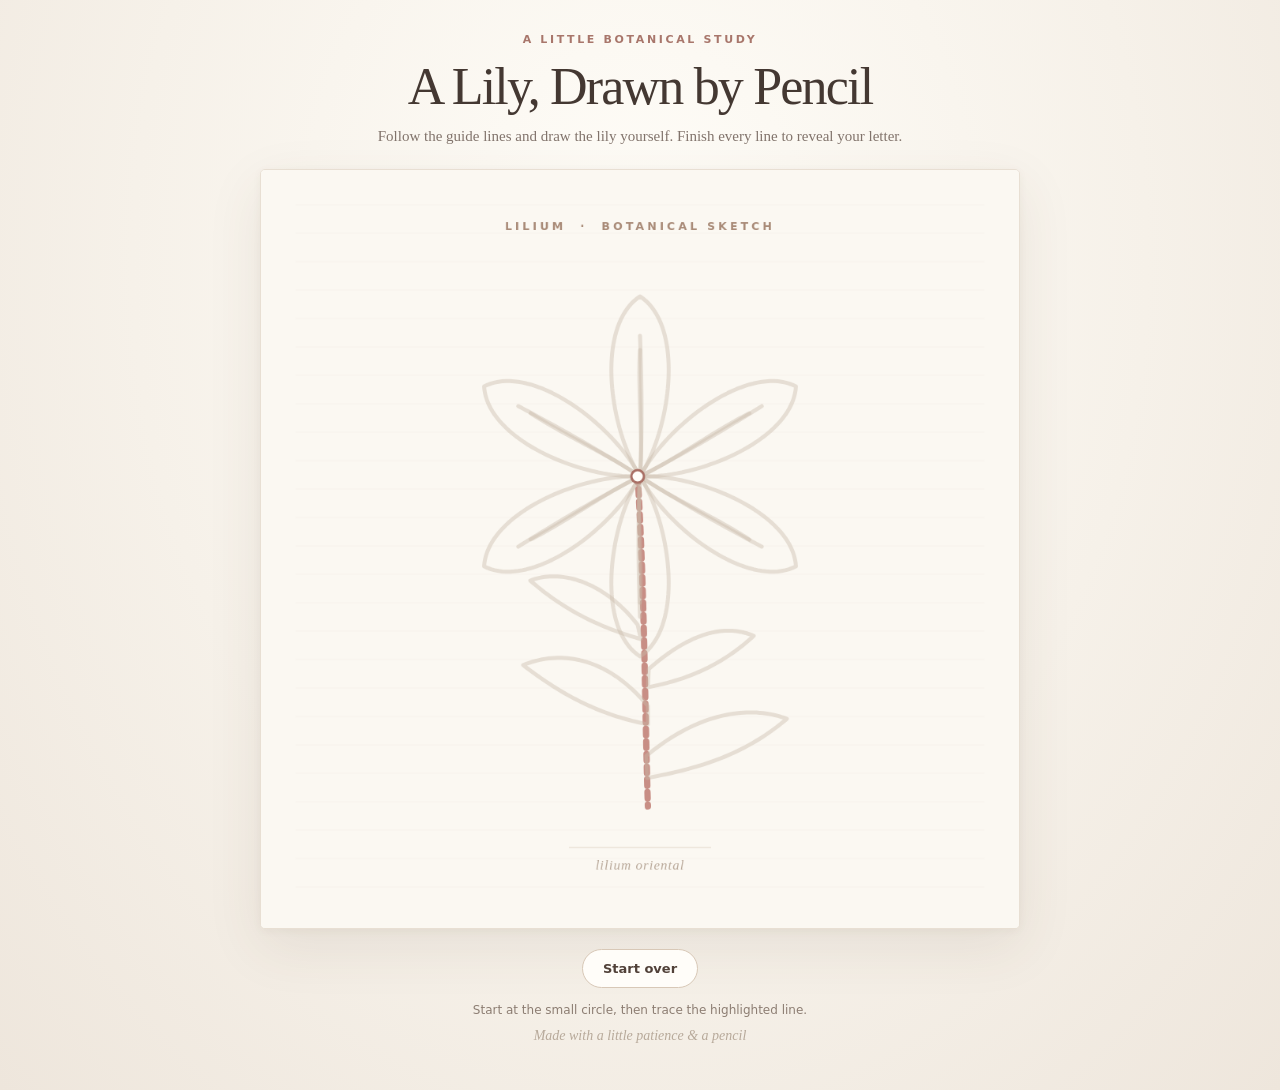
<file: index.html>
<!doctype html>
<html lang="en">
<head>
  <meta charset="utf-8">
  <meta name="viewport" content="width=device-width, initial-scale=1">
  <title>A Lily, Drawn by Pencil</title>
  <style>
    :root {
      color-scheme: light;
      font-family: Georgia, "Times New Roman", serif;
      color: #443832;
      background: #f3eee6;
    }
    * { box-sizing: border-box; }
    body {
      margin: 0;
      min-height: 100vh;
      display: grid;
      place-items: center;
      padding: 32px 18px;
      background:
        radial-gradient(ellipse at 50% 24%, #fffdf8 0%, #f6f1e9 56%, #eee6dc 100%);
    }
    main { width: min(100%, 760px); text-align: center; }
    .eyebrow {
      margin: 0 0 10px;
      color: #a8766b;
      font: 600 11px/1.4 system-ui, sans-serif;
      letter-spacing: .24em;
      text-transform: uppercase;
    }
    h1 {
      margin: 0;
      font-size: clamp(32px, 6vw, 52px);
      font-weight: 400;
      letter-spacing: -.035em;
    }
    .intro {
      margin: 12px 0 24px;
      color: #81736b;
      font-size: 15px;
    }
    .frame {
      overflow: hidden;
      border: 1px solid #e8dfd3;
      border-radius: 5px;
      background: #fbf8f2;
      box-shadow: 0 18px 55px #56402c18, 0 2px 8px #56402c0c;
    }
    canvas {
      display: block;
      width: 100%;
      height: auto;
      cursor: url("pencil-cursor.svg") 5 42, crosshair;
      touch-action: none;
    }
    .controls {
      display: flex;
      justify-content: center;
      align-items: center;
      flex-wrap: wrap;
      gap: 12px;
      margin-top: 20px;
    }
    button {
      border: 1px solid #d8c8b7;
      border-radius: 999px;
      padding: 11px 20px;
      background: #fffdf9;
      color: #514139;
      font: 600 13px system-ui, sans-serif;
      cursor: pointer;
      transition: background .2s, transform .2s, border-color .2s;
    }
    button:hover { transform: translateY(-1px); border-color: #b98b7d; background: #fff8f1; }
    button.primary { border-color: #a96f64; background: #a96f64; color: white; }
    button.primary:hover { background: #925c54; }
    button:focus-visible { outline: 3px solid #dca790; outline-offset: 3px; }
    #status { min-height: 20px; margin: 13px 0 0; color: #8c7d72; font: 12px/1.5 system-ui, sans-serif; }
    .signature { margin-top: 7px; color: #b7a99a; font: italic 14px Georgia, serif; }
    .love-note {
      position: fixed;
      z-index: 2;
      left: 18px;
      bottom: 18px;
      width: min(350px, calc(100vw - 36px));
      padding: 24px 24px 20px 36px;
      border: 1px solid #e8d9c6;
      border-radius: 3px 8px 5px 3px;
      background:
        linear-gradient(90deg, transparent 0 27px, #dca9a0 27px 28px, transparent 28px),
        repeating-linear-gradient(to bottom, #fffdf8 0 34px, #e9e1d7 35px, #fffdf8 36px);
      box-shadow: 0 12px 32px #56402c30;
      text-align: left;
      opacity: 0;
      visibility: hidden;
      pointer-events: none;
      transform: translateY(16px) rotate(-.5deg);
      transition: opacity .35s ease, transform .35s ease, visibility 0s linear .35s;
    }
    .love-note.is-visible {
      opacity: 1;
      visibility: visible;
      pointer-events: auto;
      transform: translateY(0) rotate(-.5deg);
      transition-delay: 0s;
    }
    .note-to {
      margin: 0 0 12px;
      color: #a96f64;
      font-size: 22px;
      font-style: italic;
    }
    .note-message {
      margin: 0;
      color: #60524b;
      font-size: 15px;
      line-height: 1.8;
    }
    .note-from {
      margin: 12px 0 0;
      color: #a96f64;
      font-size: 14px;
      font-style: italic;
      text-align: right;
    }
    .note-close {
      display: block;
      margin: 18px 0 0 auto;
      padding: 8px 16px;
      font-size: 12px;
    }
    @media (prefers-reduced-motion: reduce) {
      button, .love-note { transition: none; }
    }
    @media (max-width: 600px) {
      .love-note {
        left: 10px;
        bottom: 10px;
        width: min(340px, calc(100vw - 20px));
        padding: 22px 18px 18px 30px;
      }
      .note-to { font-size: 22px; }
      .note-message { font-size: 15px; line-height: 1.8; }
      .note-from { font-size: 14px; }
    }
  </style>
</head>
<body>
  <main>
    <p class="eyebrow">A little botanical study</p>
    <h1>A Lily, Drawn by Pencil</h1>
    <p class="intro">Follow the guide lines and draw the lily yourself. Finish every line to reveal your letter.</p>
    <div class="frame">
      <canvas id="art" width="960" height="960" role="img" aria-label="Draw the lily by tracing each highlighted guide line, starting at its small circle"></canvas>
    </div>
    <div class="controls">
      <button id="replay" type="button">Start over</button>
    </div>
    <p id="status" role="status" aria-live="polite">Start at the small circle, then trace the highlighted line.</p>
    <p class="signature">Made with a little patience &amp; a pencil</p>
  </main>
  <aside class="love-note" aria-label="A little love note" aria-hidden="true">
    <p class="note-to">My baby</p>
    <p class="note-message">
      You are the sunrise that brightens my darkest days and the warmth that carries me through every storm<br><br>
      I cherish you like a rare treasure and thank God every day that our paths crossed<br><br>
      You are not just part of my life<br><br>
      You are the best part of it<br><br>
      Just like pirates sail across the Grand Line searching for the One Piece<br><br>
      I found the treasure worth more than any world could offer...<br><br>
      I found you
    </p>
    <p class="note-from">From your handsome Baby</p>
    <button class="note-close" id="close-letter" type="button">Close letter</button>
  </aside>
  <script>
    const canvas = document.querySelector("#art");
    const ctx = canvas.getContext("2d");
    const status = document.querySelector("#status");
    const replayButton = document.querySelector("#replay");
    const closeLetterButton = document.querySelector("#close-letter");
    const loveNote = document.querySelector(".love-note");
    const paper = "#fbf8f2";
    const ink = "#60524b";
    const rose = "#bc7c7c";
    const green = "#71846a";
    const traceTolerance = 34;

    function stroke(start, curves, options = {}) {
      const points = [start];
      let from = start;
      for (const curve of curves) {
        const [x1, y1, x2, y2, x, y] = curve;
        for (let i = 1; i <= 42; i++) {
          const t = i / 42, u = 1 - t;
          points.push([
            u ** 3 * from[0] + 3 * u ** 2 * t * x1 + 3 * u * t ** 2 * x2 + t ** 3 * x,
            u ** 3 * from[1] + 3 * u ** 2 * t * y1 + 3 * u * t ** 2 * y2 + t ** 3 * y
          ]);
        }
        from = [x, y];
      }
      let length = 0;
      for (let i = 1; i < points.length; i++) {
        length += Math.hypot(points[i][0] - points[i - 1][0], points[i][1] - points[i - 1][1]);
      }
      return { points, length, ...options };
    }

    const flowerCenter = [480, 388];
    const petalAngles = Array.from({ length: 6 }, (_, index) => -Math.PI / 2 + index * Math.PI / 3);

    function petalPoint(angle, distance, offset = 0) {
      return [
        flowerCenter[0] + distance * Math.cos(angle) - offset * Math.sin(angle),
        flowerCenter[1] + distance * Math.sin(angle) + offset * Math.cos(angle)
      ];
    }

    const petalStrokes = petalAngles.map((angle, index) => {
      const length = 228, halfWidth = 65;
      return stroke(flowerCenter, [
        [
          ...petalPoint(angle, length * .28, halfWidth * .62),
          ...petalPoint(angle, length * .84, halfWidth * .86),
          ...petalPoint(angle, length)
        ],
        [
          ...petalPoint(angle, length * .84, -halfWidth * .86),
          ...petalPoint(angle, length * .28, -halfWidth * .62),
          ...flowerCenter
        ]
      ], {
        color: rose,
        width: 5,
        duration: 1.15,
        fill: index % 2 ? "#f8e9e3" : "#f4e3df"
      });
    });

    const veinStrokes = petalAngles.map(angle => stroke(flowerCenter, [[
      ...petalPoint(angle, 55, 3),
      ...petalPoint(angle, 125, 2),
      ...petalPoint(angle, 178)
    ]], { color: "#d89b93", width: 3, duration: .55 }));

    const stamens = petalAngles.map(angle => stroke(flowerCenter, [[
      ...petalPoint(angle, 48, 4),
      ...petalPoint(angle, 112, -3),
      ...petalPoint(angle, 160)
    ]], { color: "#bf8b45", width: 3, duration: .5 }));

    const strokes = [
      stroke([477, 388], [[486, 535, 486, 686, 490, 806]], { color: green, width: 8, duration: 1.05 }),
      stroke([490, 679], [[446, 625, 388, 604, 332, 627], [385, 668, 433, 691, 490, 702]], { color: green, width: 5, duration: .9, fill: "#dce1ce" }),
      stroke([488, 742], [[550, 690, 615, 676, 666, 695], [612, 741, 554, 758, 489, 770]], { color: green, width: 5, duration: .9, fill: "#dce1ce" }),
      stroke([477, 576], [[437, 524, 382, 504, 341, 520], [386, 559, 431, 580, 481, 594]], { color: green, width: 4, duration: .85, fill: "#e5e5d5" }),
      stroke([491, 632], [[542, 587, 587, 574, 624, 590], [584, 627, 539, 646, 490, 655]], { color: green, width: 4, duration: .85, fill: "#e5e5d5" }),
      ...petalStrokes,
      ...veinStrokes,
      ...stamens
    ];

    let currentStroke = 0;
    let drawing = false;
    let lastPoint = null;
    let progressIndex = 0;
    let missedGuidePoints = 0;
    let userPaths = [];

    function paintPaper() {
      ctx.fillStyle = paper;
      ctx.fillRect(0, 0, canvas.width, canvas.height);
      ctx.save();
      ctx.globalAlpha = .22;
      ctx.strokeStyle = "#e7ddcf";
      ctx.lineWidth = 1;
      for (let y = 44; y < 940; y += 36) {
        ctx.beginPath();
        ctx.moveTo(44, y);
        ctx.lineTo(916, y);
        ctx.stroke();
      }
      ctx.restore();
      ctx.fillStyle = "#a98b78";
      ctx.font = "600 14px system-ui, sans-serif";
      ctx.textAlign = "center";
      ctx.letterSpacing = "4px";
      ctx.fillText("LILIUM  ·  BOTANICAL SKETCH", 480, 76);
      ctx.fillStyle = "#b9a99a";
      ctx.font = "italic 17px Georgia, serif";
      ctx.letterSpacing = "1px";
      ctx.fillText("lilium oriental", 480, 886);
      ctx.strokeStyle = "#e2d6c9";
      ctx.lineWidth = 1;
      ctx.beginPath();
      ctx.moveTo(390, 858);
      ctx.lineTo(570, 858);
      ctx.stroke();
    }

    function drawStroke(item) {
      if (item.fill) {
        ctx.beginPath();
        ctx.moveTo(...item.points[0]);
        for (const point of item.points.slice(1)) ctx.lineTo(...point);
        ctx.closePath();
        ctx.fillStyle = item.fill;
        ctx.fill();
      }
      ctx.beginPath();
      ctx.moveTo(...item.points[0]);
      for (const point of item.points.slice(1)) ctx.lineTo(...point);
      if (item.fill) ctx.closePath();
      ctx.strokeStyle = item.color;
      ctx.lineWidth = item.width;
      ctx.lineCap = "round";
      ctx.lineJoin = "round";
      ctx.stroke();
    }

    function drawGuide(item, active) {
      ctx.beginPath();
      ctx.moveTo(...item.points[0]);
      for (const point of item.points.slice(1)) ctx.lineTo(...point);
      if (item.fill) ctx.closePath();
      ctx.strokeStyle = active ? "#c28379" : "#c9b9a9";
      ctx.globalAlpha = active ? .9 : .42;
      ctx.lineWidth = active ? 8 : 5;
      ctx.lineCap = "round";
      ctx.lineJoin = "round";
      ctx.setLineDash(active ? [8, 8] : []);
      ctx.stroke();
      ctx.setLineDash([]);
      ctx.globalAlpha = 1;
    }

    function drawUserPath(points) {
      if (points.length < 2) return;
      ctx.beginPath();
      ctx.moveTo(...points[0]);
      for (const point of points.slice(1)) ctx.lineTo(...point);
      ctx.strokeStyle = ink;
      ctx.lineWidth = 5;
      ctx.lineCap = "round";
      ctx.lineJoin = "round";
      ctx.stroke();
    }

    function render() {
      paintPaper();
      strokes.forEach((item, index) => {
        if (index < currentStroke) drawStroke(item);
        else drawGuide(item, index === currentStroke);
        drawUserPath(userPaths[index] || []);
      });
      if (currentStroke < strokes.length) {
        const [x, y] = strokes[currentStroke].points[0];
        ctx.beginPath();
        ctx.arc(x, y, 8, 0, Math.PI * 2);
        ctx.fillStyle = "#fffdf8";
        ctx.fill();
        ctx.lineWidth = 3;
        ctx.strokeStyle = "#a96f64";
        ctx.stroke();
      }
    }

    function canvasPoint(event) {
      const bounds = canvas.getBoundingClientRect();
      return [
        (event.clientX - bounds.left) * canvas.width / bounds.width,
        (event.clientY - bounds.top) * canvas.height / bounds.height
      ];
    }

    function distance(a, b) {
      return Math.hypot(a[0] - b[0], a[1] - b[1]);
    }

    function followGuide(point) {
      const item = strokes[currentStroke];
      const points = item.points;
      const firstIndex = Math.max(0, progressIndex - 5);
      const lastIndex = Math.min(points.length - 1, progressIndex + 36);
      let nearestIndex = progressIndex;
      let nearestDistance = Infinity;
      for (let index = firstIndex; index <= lastIndex; index++) {
        const pointDistance = distance(point, points[index]);
        if (pointDistance < nearestDistance) {
          nearestDistance = pointDistance;
          nearestIndex = index;
        }
      }
      if (nearestDistance > traceTolerance) {
        missedGuidePoints++;
        if (missedGuidePoints >= 4) {
          userPaths[currentStroke] = [];
          progressIndex = 0;
          drawing = false;
          lastPoint = null;
          status.textContent = "Pencil marks erased. Start this line again at its small circle.";
        }
      } else {
        missedGuidePoints = 0;
        progressIndex = Math.max(progressIndex, nearestIndex);
        const snappedPoint = points[progressIndex];
        const path = userPaths[currentStroke];
        if (!path.length || distance(path[path.length - 1], snappedPoint) > 3) {
          path.push(snappedPoint);
        }
      }
      const end = points[points.length - 1];
      if (drawing && progressIndex >= (points.length - 1) * .88 && distance(point, end) <= traceTolerance + 8) {
        currentStroke++;
        drawing = false;
        lastPoint = null;
        progressIndex = 0;
        if (currentStroke === strokes.length) {
          status.textContent = "Beautifully drawn. Your letter is here.";
          loveNote.classList.add("is-visible");
          loveNote.setAttribute("aria-hidden", "false");
          closeLetterButton.focus();
        } else {
          status.textContent = `Lovely. Follow line ${currentStroke + 1} of ${strokes.length}, starting at its small circle.`;
        }
      }
      render();
    }

    canvas.addEventListener("pointerdown", event => {
      if (currentStroke >= strokes.length) return;
      const point = canvasPoint(event);
      const start = strokes[currentStroke].points[0];
      if (distance(point, start) > traceTolerance + 8) {
        status.textContent = "Start at the small circle, then follow the highlighted line.";
        return;
      }
      drawing = true;
      lastPoint = point;
      missedGuidePoints = 0;
      userPaths[currentStroke].push(start);
      canvas.setPointerCapture(event.pointerId);
      render();
    });

    canvas.addEventListener("pointermove", event => {
      if (!drawing || currentStroke >= strokes.length) return;
      const point = canvasPoint(event);
      const distanceFromLast = distance(point, lastPoint);
      const steps = Math.max(1, Math.ceil(distanceFromLast / 10));
      for (let step = 1; step <= steps && drawing; step++) {
        const fraction = step / steps;
        followGuide([
          lastPoint[0] + (point[0] - lastPoint[0]) * fraction,
          lastPoint[1] + (point[1] - lastPoint[1]) * fraction
        ]);
      }
      lastPoint = drawing ? point : null;
    });

    canvas.addEventListener("pointerup", () => {
      drawing = false;
      lastPoint = null;
    });

    canvas.addEventListener("pointercancel", () => {
      drawing = false;
      lastPoint = null;
    });

    replayButton.addEventListener("click", () => {
      currentStroke = 0;
      drawing = false;
      lastPoint = null;
      progressIndex = 0;
      missedGuidePoints = 0;
      userPaths = strokes.map(() => []);
      status.textContent = "Start at the small circle, then trace the highlighted line.";
      loveNote.classList.remove("is-visible");
      loveNote.setAttribute("aria-hidden", "true");
      render();
    });

    closeLetterButton.addEventListener("click", () => {
      loveNote.classList.remove("is-visible");
      loveNote.setAttribute("aria-hidden", "true");
      replayButton.focus();
    });

    userPaths = strokes.map(() => []);
    render();
  </script>
</body>
</html>
</file>
